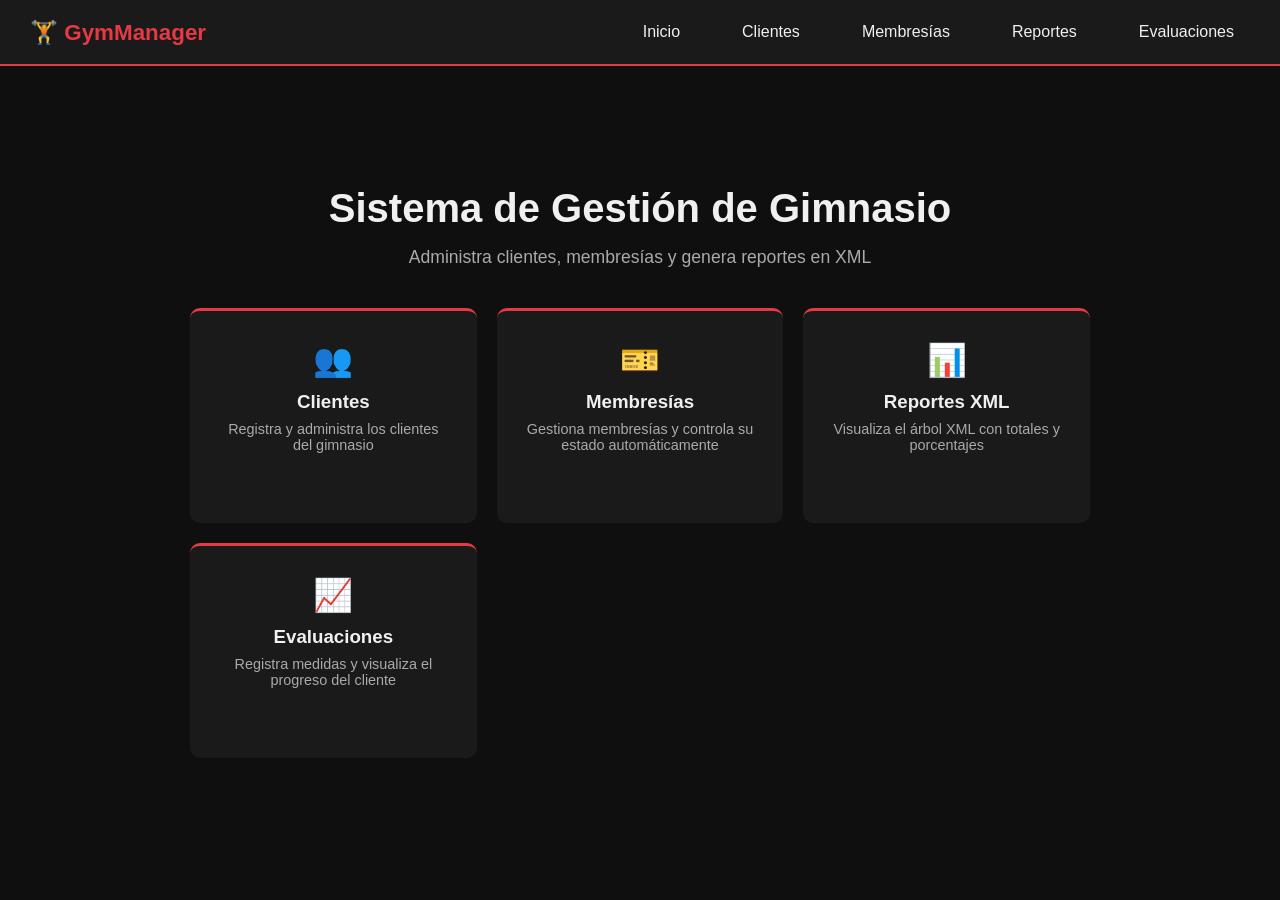
<file: frontend/index.html>
<!DOCTYPE html>
<html lang="es">
<head>
    <meta charset="UTF-8">
    <meta name="viewport" content="width=device-width, initial-scale=1.0">
    <title>GymManager</title>
    <link rel="stylesheet" href="css/style.css">
    <style>
        .hero {
            text-align: center;
            padding: 80px 20px;
        }
        .hero h2 {
            font-size: 2.5rem;
            border: none;
            padding: 0;
            margin-bottom: 16px;
        }
        .hero p {
            color: #aaa;
            font-size: 1.1rem;
            margin-bottom: 40px;
        }
        .hero-cards {
            display: grid;
            grid-template-columns: repeat(auto-fit, minmax(220px, 1fr));
            gap: 20px;
            max-width: 900px;
            margin: 0 auto;
        }
        .hero-card {
            background-color: #1a1a1a;
            padding: 30px;
            border-radius: 10px;
            text-decoration: none;
            color: #f0f0f0;
            border-top: 3px solid #e63946;
            transition: transform 0.2s;
        }
        .hero-card:hover { transform: translateY(-4px); }
        .hero-card .icon { font-size: 2rem; margin-bottom: 12px; }
        .hero-card h3 { margin-bottom: 8px; }
        .hero-card p { color: #aaa; font-size: 0.9rem; }
    </style>
</head>
<body>
    <nav>
        <h1>🏋️ GymManager</h1>
        <a href="index.html">Inicio</a>
        <a href="clientes.html">Clientes</a>
        <a href="membresias.html">Membresías</a>
        <a href="reportes.html">Reportes</a>
        <a href="evaluaciones.html">Evaluaciones</a>
    </nav>
    <div class="container">
        <div class="hero">
            <h2>Sistema de Gestión de Gimnasio</h2>
            <p>Administra clientes, membresías y genera reportes en XML</p>
            <div class="hero-cards">
                <a href="clientes.html" class="hero-card">
                    <div class="icon">👥</div>
                    <h3>Clientes</h3>
                    <p>Registra y administra los clientes del gimnasio</p>
                </a>
                <a href="membresias.html" class="hero-card">
                    <div class="icon">🎫</div>
                    <h3>Membresías</h3>
                    <p>Gestiona membresías y controla su estado automáticamente</p>
                </a>
                <a href="reportes.html" class="hero-card">
                    <div class="icon">📊</div>
                    <h3>Reportes XML</h3>
                    <p>Visualiza el árbol XML con totales y porcentajes</p>
                </a>
                <a href="evaluaciones.html" class="hero-card">
                    <div class="icon">📈</div>
                    <h3>Evaluaciones</h3>
                    <p>Registra medidas y visualiza el progreso del cliente</p>
                </a>
            </div>
        </div>
    </div>
</body>
</html>
</file>
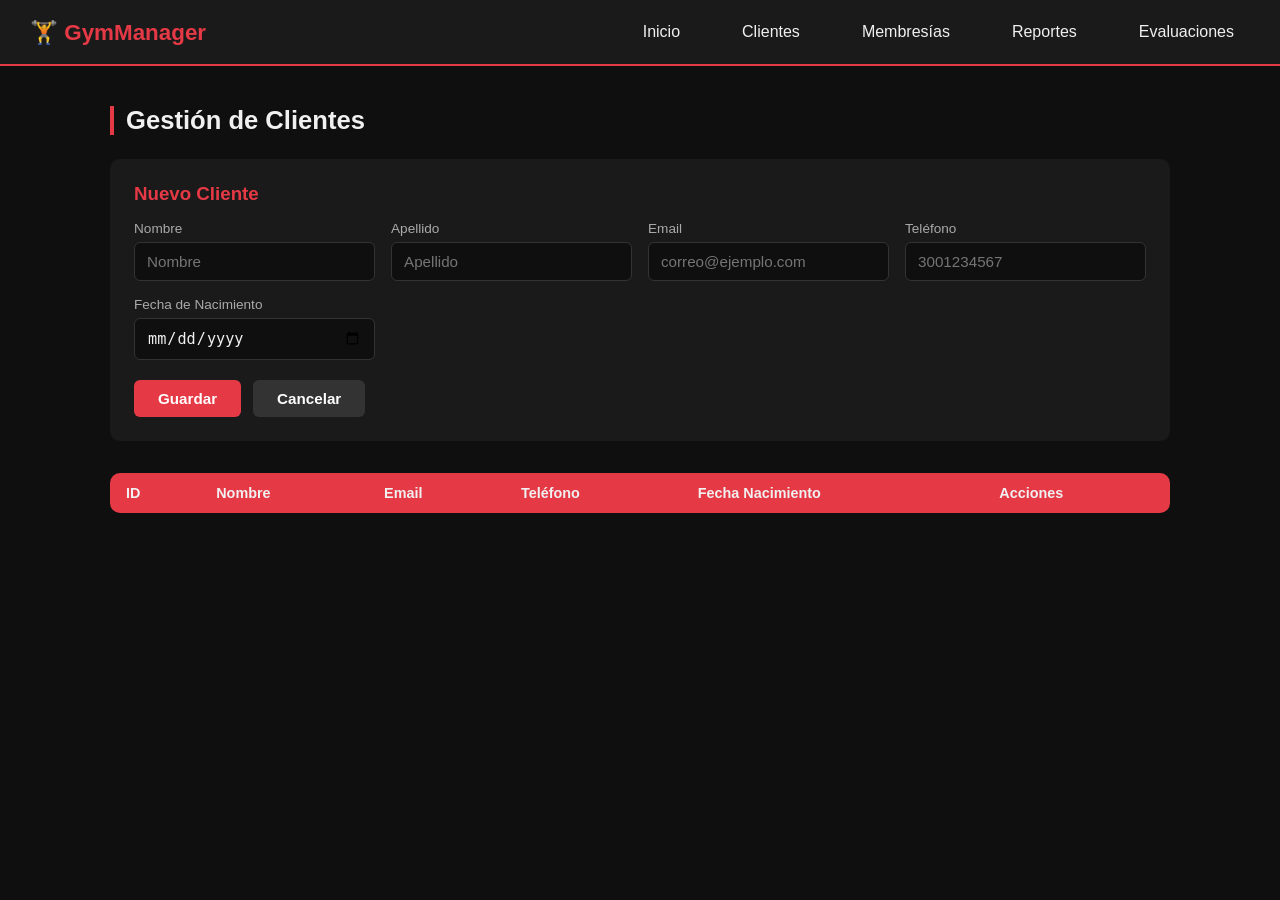
<file: frontend/clientes.html>
<!DOCTYPE html>
<html lang="es">
<head>
    <meta charset="UTF-8">
    <meta name="viewport" content="width=device-width, initial-scale=1.0">
    <title>Clientes - GymManager</title>
    <link rel="stylesheet" href="css/style.css">
</head>
<body>
    <nav>
        <h1>🏋️ GymManager</h1>
        <a href="index.html">Inicio</a>
        <a href="clientes.html">Clientes</a>
        <a href="membresias.html">Membresías</a>
        <a href="reportes.html">Reportes</a>
        <a href="evaluaciones.html">Evaluaciones</a>
    </nav>
    <div class="container">
        <h2>Gestión de Clientes</h2>

        <div id="mensaje" class="mensaje"></div>

        <div class="form-card">
            <h3 id="form-titulo">Nuevo Cliente</h3>
            <div class="form-grid">
                <div class="form-group">
                    <label>Nombre</label>
                    <input type="text" id="nombre" placeholder="Nombre">
                </div>
                <div class="form-group">
                    <label>Apellido</label>
                    <input type="text" id="apellido" placeholder="Apellido">
                </div>
                <div class="form-group">
                    <label>Email</label>
                    <input type="email" id="email" placeholder="correo@ejemplo.com">
                </div>
                <div class="form-group">
                    <label>Teléfono</label>
                    <input type="text" id="telefono" placeholder="3001234567">
                </div>
                <div class="form-group">
                    <label>Fecha de Nacimiento</label>
                    <input type="date" id="fecha_nacimiento">
                </div>
            </div>
            <div class="form-actions">
                <button class="btn btn-primary" onclick="guardarCliente()">Guardar</button>
                <button class="btn btn-secondary" onclick="limpiarFormulario()">Cancelar</button>
            </div>
        </div>

        <div class="table-wrapper">
            <table>
                <thead>
                    <tr>
                        <th>ID</th>
                        <th>Nombre</th>
                        <th>Email</th>
                        <th>Teléfono</th>
                        <th>Fecha Nacimiento</th>
                        <th>Acciones</th>
                    </tr>
                </thead>
                <tbody id="tabla-clientes"></tbody>
            </table>
        </div>
    </div>
    <script src="js/clientes.js"></script>
</body>
</html>
</file>
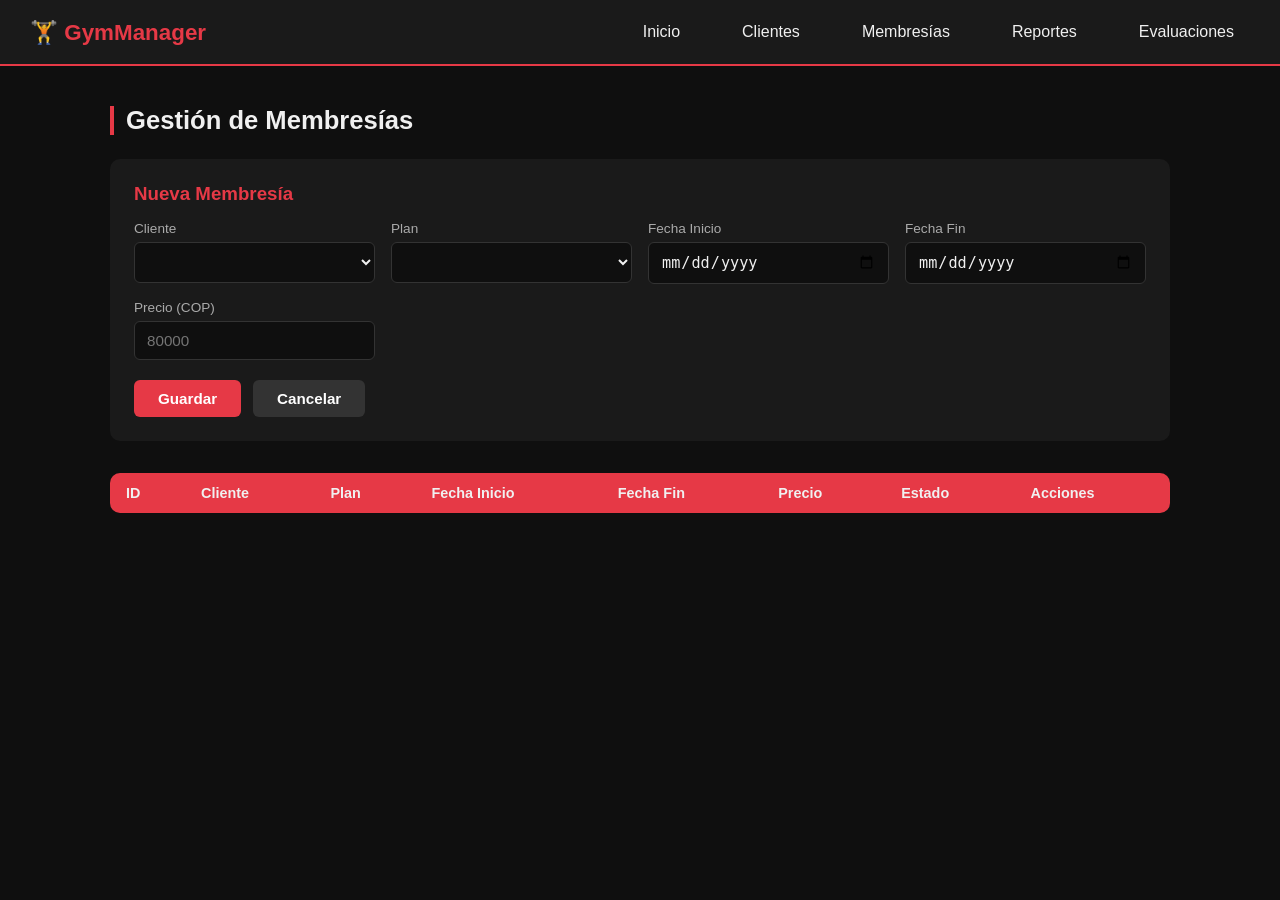
<file: frontend/membresias.html>
<!DOCTYPE html>
<html lang="es">
<head>
    <meta charset="UTF-8">
    <meta name="viewport" content="width=device-width, initial-scale=1.0">
    <title>Membresías - GymManager</title>
    <link rel="stylesheet" href="css/style.css">
</head>
<body>
    <nav>
        <h1>🏋️ GymManager</h1>
        <a href="index.html">Inicio</a>
        <a href="clientes.html">Clientes</a>
        <a href="membresias.html">Membresías</a>
        <a href="reportes.html">Reportes</a>
        <a href="evaluaciones.html">Evaluaciones</a>
    </nav>
    <div class="container">
        <h2>Gestión de Membresías</h2>

        <div id="mensaje" class="mensaje"></div>

        <div class="form-card">
            <h3 id="form-titulo">Nueva Membresía</h3>
            <div class="form-grid">
                <div class="form-group">
                    <label>Cliente</label>
                    <select id="cliente_id"></select>
                </div>
                <div class="form-group">
                    <label>Plan</label>
                    <select id="plan_id" onchange="calcularFechaFin()"></select>
                </div>
                <div class="form-group">
                    <label>Fecha Inicio</label>
                    <input type="date" id="fecha_inicio" onchange="calcularFechaFin()">
                </div>
                <div class="form-group">
                    <label>Fecha Fin</label>
                    <input type="date" id="fecha_fin">
                </div>
                <div class="form-group">
                    <label>Precio (COP)</label>
                    <input type="number" id="precio" placeholder="80000">
                </div>
            </div>
            <div class="form-actions">
                <button class="btn btn-primary" onclick="guardarMembresia()">Guardar</button>
                <button class="btn btn-secondary" onclick="limpiarFormulario()">Cancelar</button>
            </div>
        </div>

        <div class="table-wrapper">
            <table>
                <thead>
                    <tr>
                        <th>ID</th>
                        <th>Cliente</th>
                        <th>Plan</th>
                        <th>Fecha Inicio</th>
                        <th>Fecha Fin</th>
                        <th>Precio</th>
                        <th>Estado</th>
                        <th>Acciones</th>
                    </tr>
                </thead>
                <tbody id="tabla-membresias"></tbody>
            </table>
        </div>
    </div>
    <script src="js/membresias.js"></script>
</body>
</html>
</file>
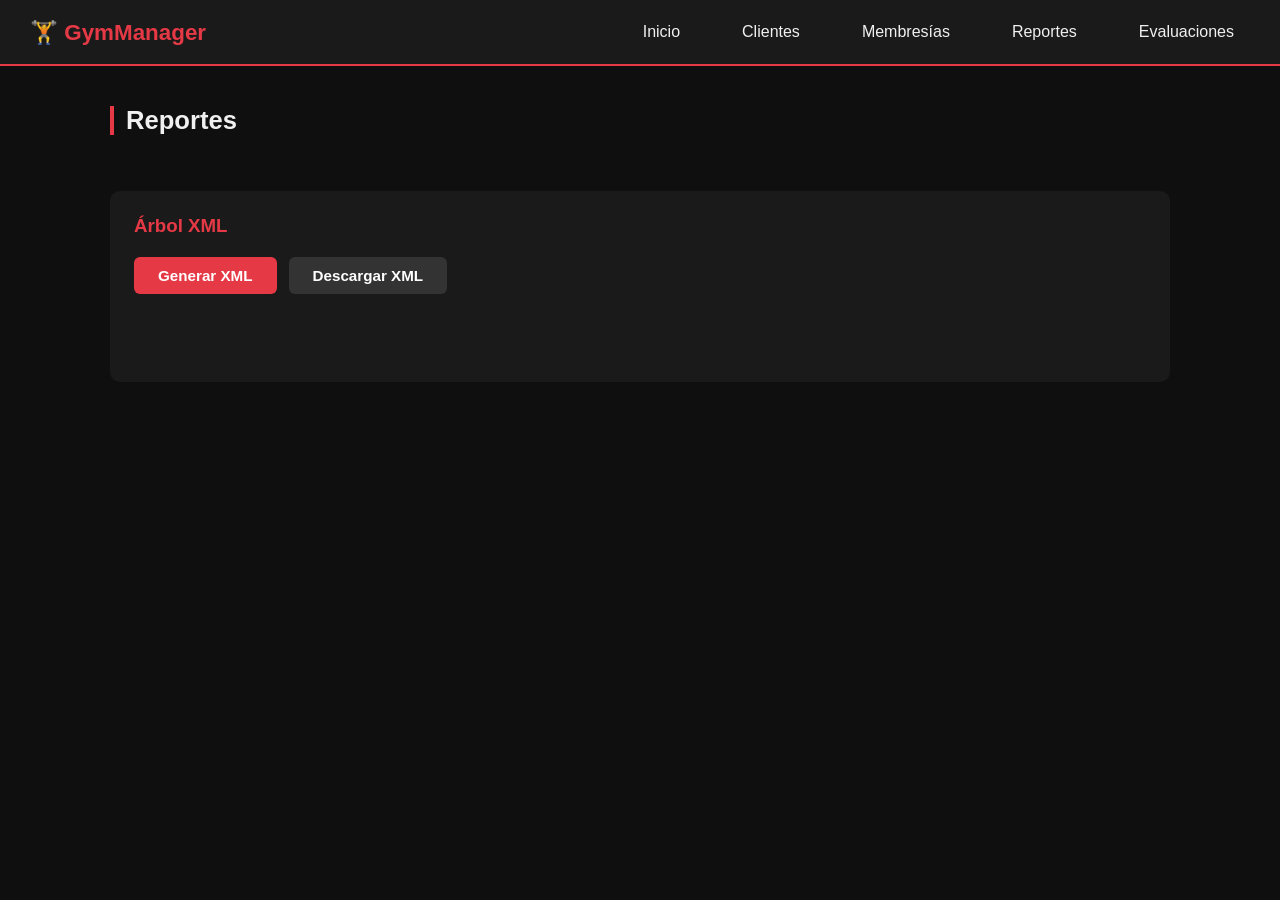
<file: frontend/reportes.html>
<!DOCTYPE html>
<html lang="es">
<head>
    <meta charset="UTF-8">
    <meta name="viewport" content="width=device-width, initial-scale=1.0">
    <title>Reportes - GymManager</title>
    <link rel="stylesheet" href="css/style.css">
</head>
<body>
    <nav>
        <h1>🏋️ GymManager</h1>
        <a href="index.html">Inicio</a>
        <a href="clientes.html">Clientes</a>
        <a href="membresias.html">Membresías</a>
        <a href="reportes.html">Reportes</a>
        <a href="evaluaciones.html">Evaluaciones</a>
    </nav>
    <div class="container">
        <h2>Reportes</h2>

        <!-- ESTADÍSTICAS -->
        <div class="stats-grid" id="stats-grid"></div>

        <!-- ÁRBOL XML -->
        <div class="form-card">
            <h3>Árbol XML</h3>
            <div class="form-actions" style="margin-bottom: 16px;">
                <button class="btn btn-primary" onclick="cargarXML()">Generar XML</button>
                <button class="btn btn-secondary" onclick="descargarXML()">Descargar XML</button>
            </div>
            <div class="xml-container">
                <div id="xml-tree"></div>
            </div>
        </div>
    </div>
    <script src="js/reportes.js"></script>
</body>
</html>
</file>
<file: frontend/css/style.css>
* {
    margin: 0;
    padding: 0;
    box-sizing: border-box;
}

body {
    font-family: 'Segoe UI', sans-serif;
    background-color: #0f0f0f;
    color: #f0f0f0;
}

nav {
    background-color: #1a1a1a;
    padding: 15px 30px;
    display: flex;
    align-items: center;
    gap: 30px;
    border-bottom: 2px solid #e63946;
}

nav h1 {
    color: #e63946;
    font-size: 1.4rem;
    margin-right: auto;
}

nav a {
    color: #f0f0f0;
    text-decoration: none;
    font-weight: 500;
    padding: 8px 16px;
    border-radius: 6px;
    transition: background 0.2s;
}

nav a:hover {
    background-color: #e63946;
}

.container {
    max-width: 1100px;
    margin: 40px auto;
    padding: 0 20px;
}

h2 {
    margin-bottom: 24px;
    font-size: 1.6rem;
    border-left: 4px solid #e63946;
    padding-left: 12px;
}

/* FORMULARIO */
.form-card {
    background-color: #1a1a1a;
    padding: 24px;
    border-radius: 10px;
    margin-bottom: 32px;
}

.form-card h3 {
    margin-bottom: 16px;
    color: #e63946;
}

.form-grid {
    display: grid;
    grid-template-columns: repeat(auto-fit, minmax(220px, 1fr));
    gap: 16px;
}

.form-group {
    display: flex;
    flex-direction: column;
    gap: 6px;
}

.form-group label {
    font-size: 0.85rem;
    color: #aaa;
}

.form-group input,
.form-group select {
    padding: 10px 12px;
    border-radius: 6px;
    border: 1px solid #333;
    background-color: #0f0f0f;
    color: #f0f0f0;
    font-size: 0.95rem;
}

.form-group input:focus,
.form-group select:focus {
    outline: none;
    border-color: #e63946;
}

.btn {
    padding: 10px 24px;
    border: none;
    border-radius: 6px;
    cursor: pointer;
    font-weight: 600;
    font-size: 0.95rem;
    transition: opacity 0.2s;
}

.btn:hover { opacity: 0.85; }

.btn-primary { background-color: #e63946; color: white; }
.btn-secondary { background-color: #333; color: white; }
.btn-danger { background-color: #c0392b; color: white; }
.btn-edit { background-color: #f39c12; color: white; }

.form-actions {
    margin-top: 20px;
    display: flex;
    gap: 12px;
}

/* TABLA */
.table-wrapper {
    overflow-x: auto;
}

table {
    width: 100%;
    border-collapse: collapse;
    background-color: #1a1a1a;
    border-radius: 10px;
    overflow: hidden;
}

thead {
    background-color: #e63946;
}

th, td {
    padding: 12px 16px;
    text-align: left;
    font-size: 0.9rem;
}

tbody tr:nth-child(even) {
    background-color: #222;
}

tbody tr:hover {
    background-color: #2a2a2a;
}

/* BADGES DE ESTADO */
.badge {
    padding: 4px 10px;
    border-radius: 20px;
    font-size: 0.8rem;
    font-weight: 600;
}

.badge-activa { background-color: #27ae60; color: white; }
.badge-vencida { background-color: #c0392b; color: white; }
.badge-por-vencer { background-color: #f39c12; color: white; }

/* REPORTES */
.stats-grid {
    display: grid;
    grid-template-columns: repeat(auto-fit, minmax(200px, 1fr));
    gap: 16px;
    margin-bottom: 32px;
}

.stat-card {
    background-color: #1a1a1a;
    padding: 20px;
    border-radius: 10px;
    text-align: center;
    border-top: 3px solid #e63946;
}

.stat-card .valor {
    font-size: 2rem;
    font-weight: 700;
    color: #e63946;
}

.stat-card .label {
    font-size: 0.85rem;
    color: #aaa;
    margin-top: 4px;
}

.xml-container {
    background-color: #1a1a1a;
    padding: 24px;
    border-radius: 10px;
    overflow-x: auto;
}

.xml-container pre {
    font-family: 'Courier New', monospace;
    font-size: 0.85rem;
    line-height: 1.6;
    color: #a8d8a8;
    white-space: pre-wrap;
}

.mensaje {
    padding: 12px 16px;
    border-radius: 6px;
    margin-bottom: 16px;
    display: none;
}

.mensaje-ok { background-color: #27ae60; color: white; }
.mensaje-error { background-color: #c0392b; color: white; }

/* EVALUACIONES */
.tabla {
    width: 100%;
    border-collapse: collapse;
    background-color: #1a1a1a;
    border-radius: 10px;
    overflow: hidden;
}

.tabla thead {
    background-color: #e63946;
}

.tabla th, .tabla td {
    padding: 12px 16px;
    text-align: left;
    font-size: 0.9rem;
}

.tabla tbody tr:nth-child(even) {
    background-color: #222;
}

.tabla tbody tr:hover {
    background-color: #2a2a2a;
}

.btn-small {
    padding: 6px 12px;
    font-size: 0.8rem;
}

.stat-label {
    font-size: 0.85rem;
    color: #aaa;
    margin-bottom: 8px;
}

.stat-value {
    font-size: 1.8rem;
    font-weight: 700;
    color: #e63946;
}

.stat-value.positivo {
    color: #27ae60;
}

.stat-value.negativo {
    color: #e63946;
}

#graficoContainer {
    background-color: #1a1a1a;
    padding: 24px;
    border-radius: 10px;
    position: relative;
    height: 400px;
}

#graficoProgreso {
    max-height: 400px;
}
</file>
